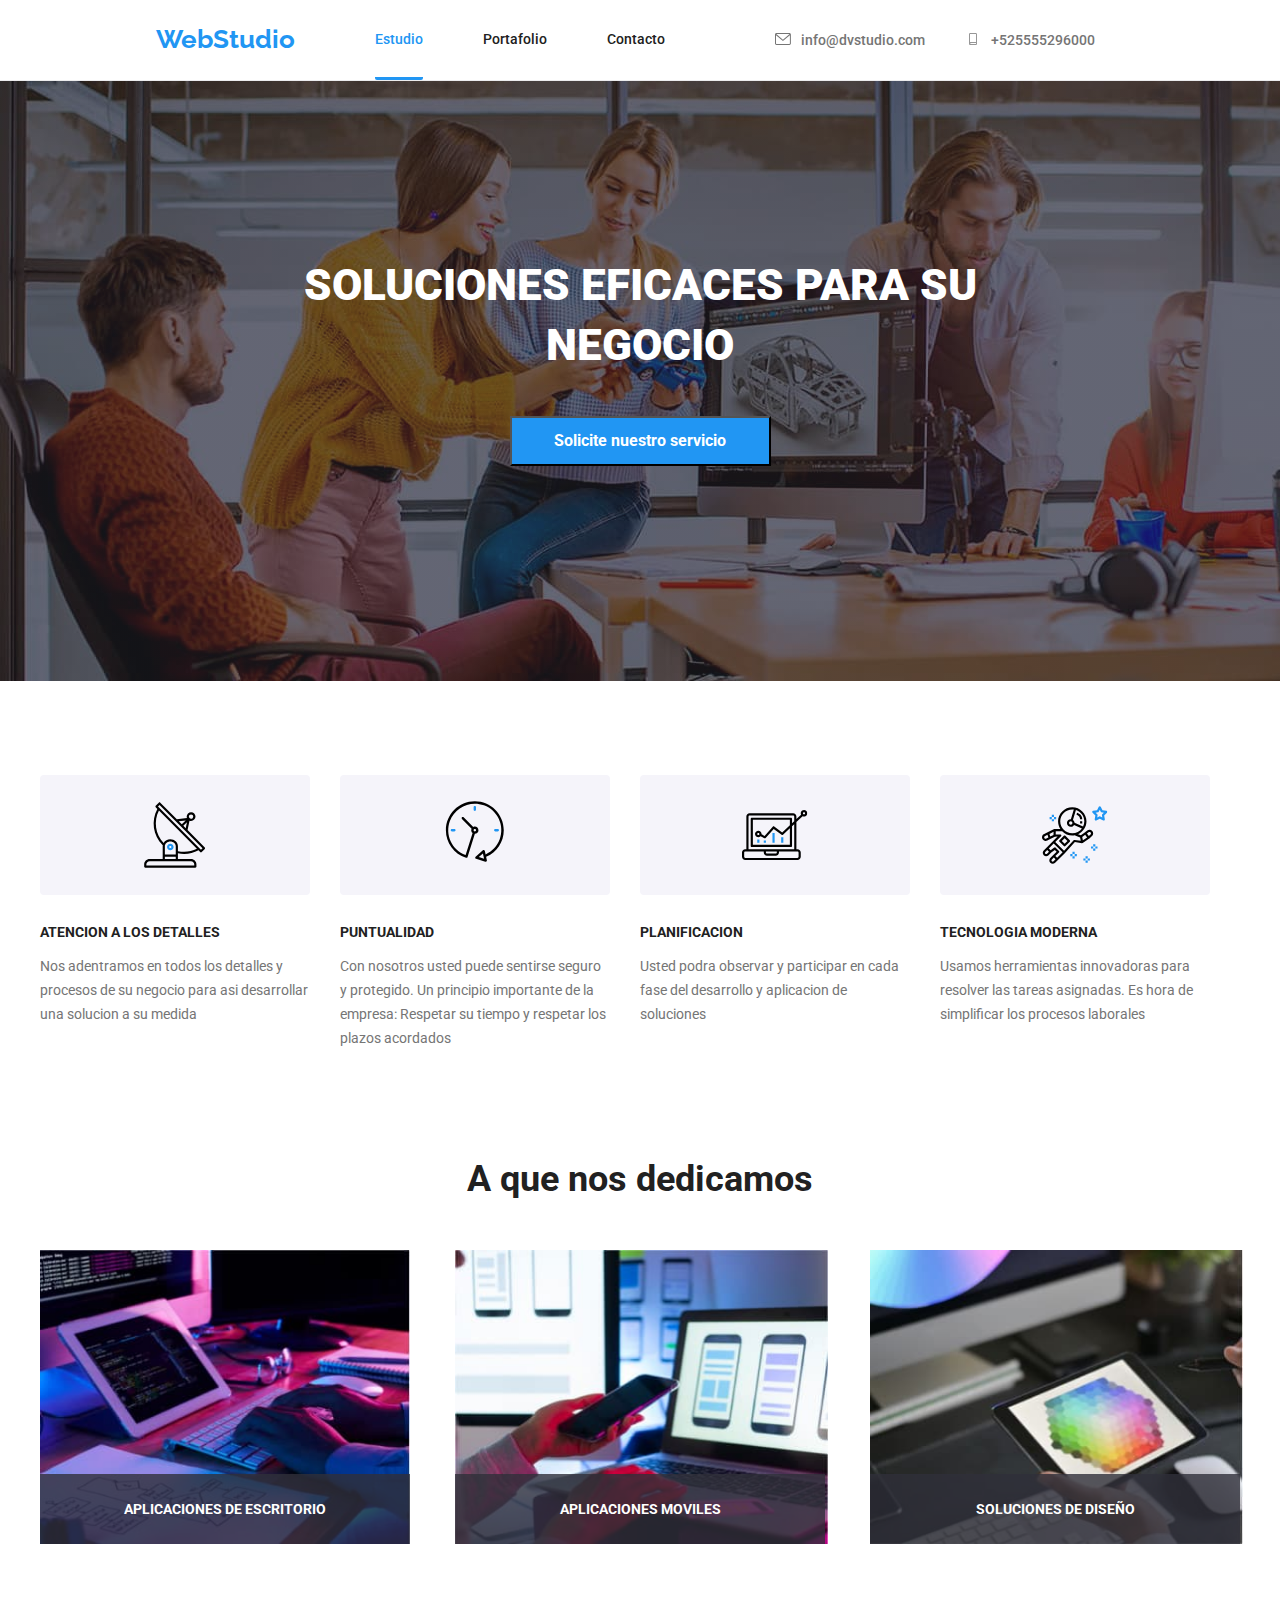
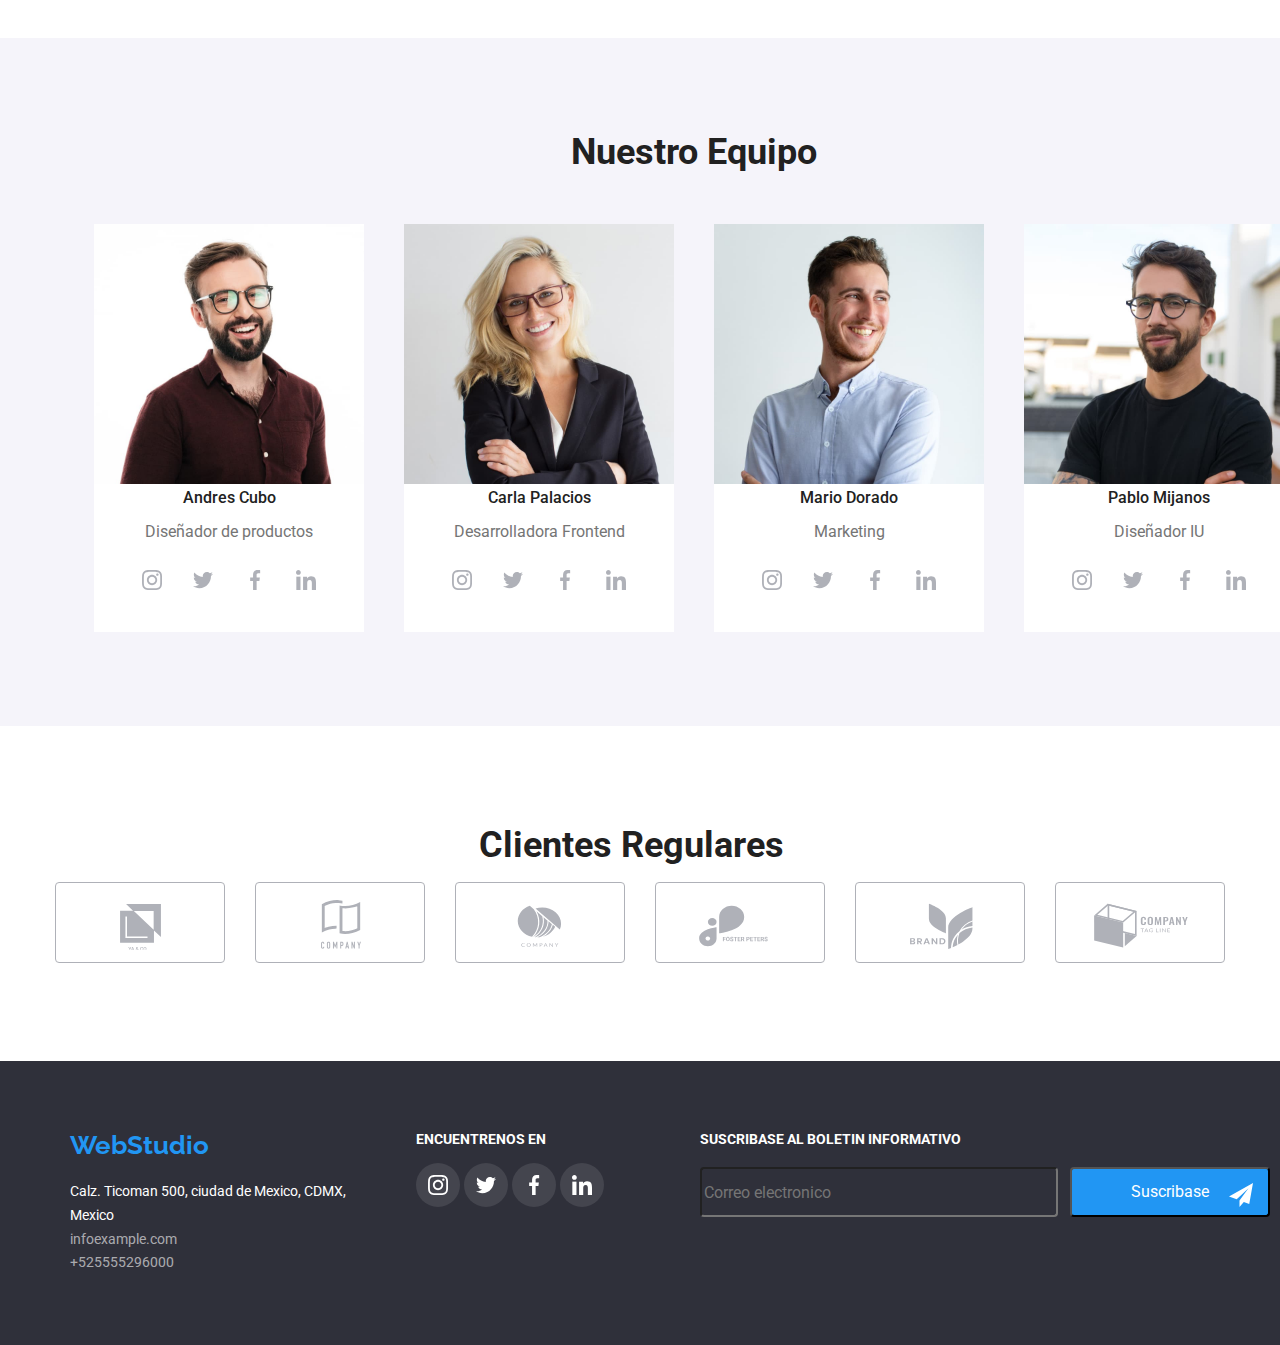
<file: index.html>
<!DOCTYPE html>
<html lang="en">

<head>
  <meta charset="UTF-8" />
  <meta http-equiv="X-UA-Compatible" content="IE=edge" />
  <meta name="viewport" content="width=device-width, initial-scale=1.0" />
  <link rel="preconnect" href="https://fonts.googleapis.com">
  <link rel="preconnect" href="https://fonts.gstatic.com" crossorigin>
  <link
    href="https://fonts.googleapis.com/css2?family=Raleway:ital,wght@0,300;0,400;0,500;0,600;0,700;0,800;0,900;1,300;1,400;1,500;1,600;1,700;1,800;1,900&family=Roboto:ital,wght@0,100;0,300;0,400;0,500;0,700;0,900;1,100;1,300;1,400;1,500;1,700;1,900&display=swap"
    rel="stylesheet">
  <title>Principal</title>
  <!--normalizacion-->
  <link rel="stylesheet"
    href="https://cdnjs.cloudflare.com/ajax/libs/modern-normalize/1.0.0/modern-normalize.min.css" />
  <link rel="stylesheet" href="./css/styles.css" />
</head>

<body>
  <header style="border-bottom: 1px solid #ececee;">
    <div class="container">
      <nav class="header-nav">
        <a class="logo" href="#">WebStudio</a>
        <ul class="navigation-list">
          <li class="navegation link-actual"><a class="nav-item active" href="./index.html">Estudio</a></li>
          <li class="navegation"><a class="item" href="./Portafolio.html">Portafolio</a></li>
          <li class="navegation"><a class="item" href="#">Contacto</a></li>
        </ul>
        <ul class="contact-section">
          <!--Para envio de correo-->

          <li class="email"><a href="email:info@dvstudio.com"><svg class="icon-contant">
                <use href="./images/icons.svg#icon-sobre"></use>
              </svg>info@dvstudio.com</a></li>
          <!--Para llamadas telefonicas-->
          <li class="email"><a href="tel:+52555529600"><svg class="icon-contant">
                <use href="./images/icons.svg#icon-telefono"></use>
              </svg>+525555296000</a></li>
        </ul>
      </nav>
    </div>
  </header>
  <main>
    <section>
      <div class="titulo">
        <h1 class="h1">SOLUCIONES EFICACES PARA SU NEGOCIO</h1>
        <button type="button" class="boton1" data-modal-open>Solicite nuestro servicio</button>

      </div>
    </section>
    <section class=" container ventajas">
      <h2 style="Display: none">El detalle es un elemento principal en el desarrollo</h2>
      <ul class="encabezado">
        <li class="list-ventajas">
          <div class="container-ventajas">
            <svg class="icon-ventajas">
              <use href="./images/icons.svg#icon-antena"></use>
            </svg>
          </div>
          <h3>ATENCION A LOS DETALLES</h3>
          <p>
            Nos adentramos en todos los detalles y procesos de su negocio para
            asi desarrollar una solucion a su medida
          </p>
        </li>

        <li class="list-ventajas">
          <div class="container-ventajas">
            <svg class="icon-ventajas">
              <use href="./images/icons.svg#icon-reloj"></use>
            </svg>
          </div>
          <h3>PUNTUALIDAD</h3>
          <p>
            Con nosotros usted puede sentirse seguro y protegido. Un principio
            importante de la empresa: Respetar su tiempo y respetar los plazos
            acordados
          </p>
        </li>
        <li class="list-ventajas">
          <div class="container-ventajas">
            <svg class="icon-ventajas">
              <use href="./images/icons.svg#icon-diagrama"></use>
            </svg>
          </div>
          <h3>PLANIFICACION</h3>
          <p>
            Usted podra observar y participar en cada fase del desarrollo y
            aplicacion de soluciones
          </p>
        </li>
        <li class="list-ventajas">
          <div class="container-ventajas">
            <svg class="icon-ventajas">
              <use href="./images/icons.svg#icon-astronauta"></use>
            </svg>
          </div>
          <h3>TECNOLOGIA MODERNA</h3>
          <p>
            Usamos herramientas innovadoras para resolver las tareas asignadas.
            Es hora de simplificar los procesos laborales
          </p>
        </li>
      </ul>
    </section>
    <section class="container dedicamos">
      <h2>A que nos dedicamos</h2>
      <ul class="imagen">
        <li>
          <div class="dedicate">
            <img src="images/imagen1.jpg" alt="Trabajando en la computadora" width="370" height="294" />
            <h3>APLICACIONES DE ESCRITORIO</h3>
          </div>
        </li>
        <li>
          <div class="dedicate">
            <img src="images/imagen2.jpg" alt="Conectando el celular al computador" width="373" height="294" />
            <H3>APLICACIONES MOVILES</H3>
          </div>
        </li>
        <li>
          <div class=" dedicate">
            <img src="images/imagen3.jpg" alt="Juego de colores en la tablet" width="373" height="294" />
            <H3>SOLUCIONES DE DISEÑO</H3>
          </div>
        </li>
      </ul>
    </section>
    <section class=" equipo">
      <div class="container">
        <h2>Nuestro Equipo</h2>
        <ul class="asesores">
          <li style="background-color: white;">
            <img src="images/imagen4.jpg" alt="Andres Cubo" width="270" />
            <h3>Andres Cubo</h3>
            <p>Diseñador de productos</p>
            <div class="our-tem">
              <div class="our-icon">
                <a href="#" target="_blank" rel="noopener noreferrer">
                  <svg class="red">
                    <use href="./images/icons.svg#icon-instagram"></use>
                  </svg>
                </a>
              </div>
              <div class="our-icon">
                <a href="#" target="_blank" rel="noopener noreferrer">
                  <svg class="red">
                    <use href="./images/icons.svg#icon-twitter"></use>
                  </svg>
                </a>
              </div>
              <div class="our-icon">
                <a href="#" target="_blank" rel="noopener noreferrer">
                  <svg class="red">
                    <use href="./images/icons.svg#icon-facebook"></use>
                  </svg>
                </a>
              </div>
              <div class="our-icon">
                <a href="#" target="_blank" rel="noopener noreferrer">
                  <svg class="red">
                    <use href="./images/icons.svg#icon-linkedin"></use>
                  </svg>
                </a>
              </div>

            </div>
          </li>
          <li style="background-color: white;">
            <img src="images/imagen5.jpg" alt="Carla Palacios" width="270" />
            <h3>Carla Palacios</h3>
            <p>Desarrolladora Frontend</p>
            <div class="our-tem">
              <div class="our-icon">
                <svg class="red">
                  <a href="#" target="_blank" rel="noopener noreferrer">
                    <use href="./images/icons.svg#icon-instagram"></use>
                </svg>
                </a>
              </div>
              <div class="our-icon">
                <a href="#" target="_blank" rel="noopener noreferrer">
                  <svg class="red">
                    <use href="./images/icons.svg#icon-twitter"></use>
                  </svg>
                </a>
              </div>
              <div class="our-icon">
                <a href="#" target="_blank" rel="noopener noreferrer">
                  <svg class="red">
                    <use href="./images/icons.svg#icon-facebook"></use>
                  </svg>
                </a>
              </div>
              <div class="our-icon">
                <a href="#" target="_blank" rel="noopener noreferrer">
                  <svg class="red">
                    <use href="./images/icons.svg#icon-linkedin"></use>
                  </svg>
                </a>
              </div>
            </div>
          </li>
          <li style="background-color: white;">
            <img src="images/imagen6.jpg" alt="Mario Dorado" width="270" />
            <h3>Mario Dorado</h3>
            <p>Marketing</p>
            <div class="our-tem">
              <div class="our-icon">
                <a href="#" target="_blank" rel="noopener noreferrer">
                  <svg class="red">
                    <use href="./images/icons.svg#icon-instagram"></use>
                  </svg>
                </a>
              </div>
              <div class="our-icon">
                <a href="#" target="_blank" rel="noopener noreferrer">
                  <svg class="red">
                    <use href="./images/icons.svg#icon-twitter"></use>
                  </svg>
                </a>
              </div>
              <div class="our-icon">
                <a href="#" target="_blank" rel="noopener noreferrer">
                  <svg class="red">
                    <use href="./images/icons.svg#icon-facebook"></use>
                  </svg>
                </a>
              </div>
              <div class="our-icon">
                <a href="#" target="_blank" rel="nopener noreferrer">
                  <svg class="red">
                    <use href="./images/icons.svg#icon-linkedin"></use>
                  </svg>
                </a>
              </div>
            </div>
          <li style="background-color: white;">
            <img src="images/imagen7.jpg" alt="Pablo Mijangos" width="270" />
            <h3>Pablo Mijanos</h3>
            <p>Diseñador IU</p>
            <div class="our-tem">
              <div class="our-icon">
                <a href="#" target="_blank" rel="noopener noreferrer">
                  <svg class="red">
                    <use href="./images/icons.svg#icon-instagram"></use>
                  </svg>
                </a>
              </div>
              <div class="our-icon">
                <a href="#" target="_blank" rel="noopener noreferrer">
                  <svg class="red">
                    <use href="./images/icons.svg#icon-twitter"></use>
                  </svg>
                </a>
              </div>

              <div class="our-icon">
                <a href="#" target="_blank" rel="noopener noreferrer">
                  <svg class="red">
                    <use href="./images/icons.svg#icon-facebook"></use>
                  </svg>
                </a>
              </div>
              <div class="our-icon">
                <a href="#" target="_blank" rel="noopener noreferrer">
                  <svg class="red">
                    <use href="./images/icons.svg#icon-linkedin"></use>
                  </svg>
                </a>
              </div>
            </div>
          </li>
        </ul>
      </div>
    </section>
    <div class="container-logos">
      <h3>Clientes Regulares</h3>
      <div class="logo-icon">
        <div class="rectangulo">
          <svg class="icono-company">
            <use href="./images/icons.svg#icon-Logo-1">
            </use>
          </svg>
        </div>
        <div class="rectangulo">
          <svg class="icono-company">
            <use href="./images/icons.svg#icon-logo-2">
            </use>
          </svg>
        </div>
        <div class="rectangulo">
          <svg class="icono-company">
            <use href="./images/icons.svg#icon-Logo-3">
            </use>
          </svg>
        </div>
        <div class="rectangulo">
          <svg class="icono-company fondo1">
            <use href="./images/icons.svg#icon-Logo-4">
            </use>
          </svg>
        </div>
        <div class="rectangulo">
          <svg class="icono-company">
            <use href="./images/icons.svg#icon-Logo-5">
            </use>
          </svg>
        </div>
        <div class="rectangulo">
          <svg class="icono-company">
            <use href="./images/icons.svg#icon-Logo-6">
            </use>
          </svg>
        </div>
      </div>
    </div>

  </main>
  <footer class="final">
    <div class="container container-footer">
      <div>
        <a class="logo" href="#">WebStudio</a>
        <address style="font-style: normal;">
          <br />
          <ul class="contacto contacto-footer">
            <li> <a class="ubicacion" href="https://goo.gl/maps/qQAScCdjSYYtqktD9" target="_blank"
                rel="nopener noreferrer">
                Calz. Ticoman 500, ciudad de Mexico, CDMX, Mexico</a></li>
            <li><a class="correo" href="infoexample.com">infoexample.com</a></li>
            <li><a class="telefono" href="tel:+525555296000">+525555296000</a></li>
          </ul>
        </address>
      </div>

      <div class="media-icons">
        <h3>ENCUENTRENOS EN</h3>
        <div class="icono-redes">
          <svg class="social-midia">
            <use href="./images/icons.svg#icon-instagram"></use>
          </svg>
        </div>
        <div class="icono-redes">
          <svg class="social-midia">
            <use href="./images/icons.svg#icon-twitter"></use>
          </svg>
        </div>
        <div class="icono-redes">
          <svg class="social-midia">
            <use href="./images/icons.svg#icon-facebook"></use>
          </svg>
        </div>
        <div class="icono-redes">
          <svg class="social-midia">
            <use href="./images/icons.svg#icon-linkedin"></use>
          </svg>
        </div>

      </div>
      <div>

        <h3 class="suscribase">SUSCRIBASE AL BOLETIN INFORMATIVO</h3>
        <form class="boletin">

          <input class="user-email" type="email" name="user-email" id="user-email" placeholder="Correo electronico">
          <div>
            <button class="button-footer" type="submmit">Suscribase
              <svg class="send-cono">
                <use href="./images/icons.svg#icon-enviar-cono"></use>
              </svg>
          </div>
        </form>
      </div>
    </div>

  </footer>

  <div class="backdrop is-hidden" data-modal>
    <div class="modal ">
      <button class="boton-cerrar" data-modal-close>X</button>
      <h3 class="titulo-modal">Deje sus datos, nos contactaremos con usted</h3>
      <form>
        <label class="modal-form" for="input-name">Nombre</label>
        <div class="icon-relative">
          <input class="border-formulario" type="text" name="name" id="input-name" />
          <svg class="icon-men">
            <use href="./images/icons.svg#icon-persona-negra-18dp-1-3"></use>
          </svg>
        </div>

        <label class="modal-phone" for="phone-numbrer">Telefono</label>
        <div class="phone-usuario">
          <input class="border-telefono" type="tel" name="telefono" id="phone-numbrer" />
          <svg class="icon-phone">
            <use href="./images/icons.svg#icon-telfono-negro-18dp-1"></use>
          </svg>
        </div>
        <label class="modal-email" for="email-adress">E-mail</label>
        <div class="icon-enviar">
          <input class="border-email" type="email" name="email" id="email-adress" />
          <svg class="icon-correo">
            <use href="./images/icons.svg#icon-correo-electrnico-negro-18dp-1"></use>
          </svg>
        </div>
        <label class="tarea" for="coment">Comentarios</label>
        <textarea class="tex-coment" name="comentarios" id="coment" placeholder="Introduzca el texto"></textarea>
        <div class="info">
          <input class="checkbox" type="checkbox" name="info" id="info">
          <label class="aceptacion" for="info">Estoy de acuerdo con el boletin informativo y acepto terminos y
            condiciones</label>
        </div>

        <label for="enviar"></label>
        <button class="envia" type="submit" id="enviar">Enviar</button>

      </form>



    </div>
  </div>
  <script src="./js/modal.js"></script>
</body>
</body>

</html>
</file>
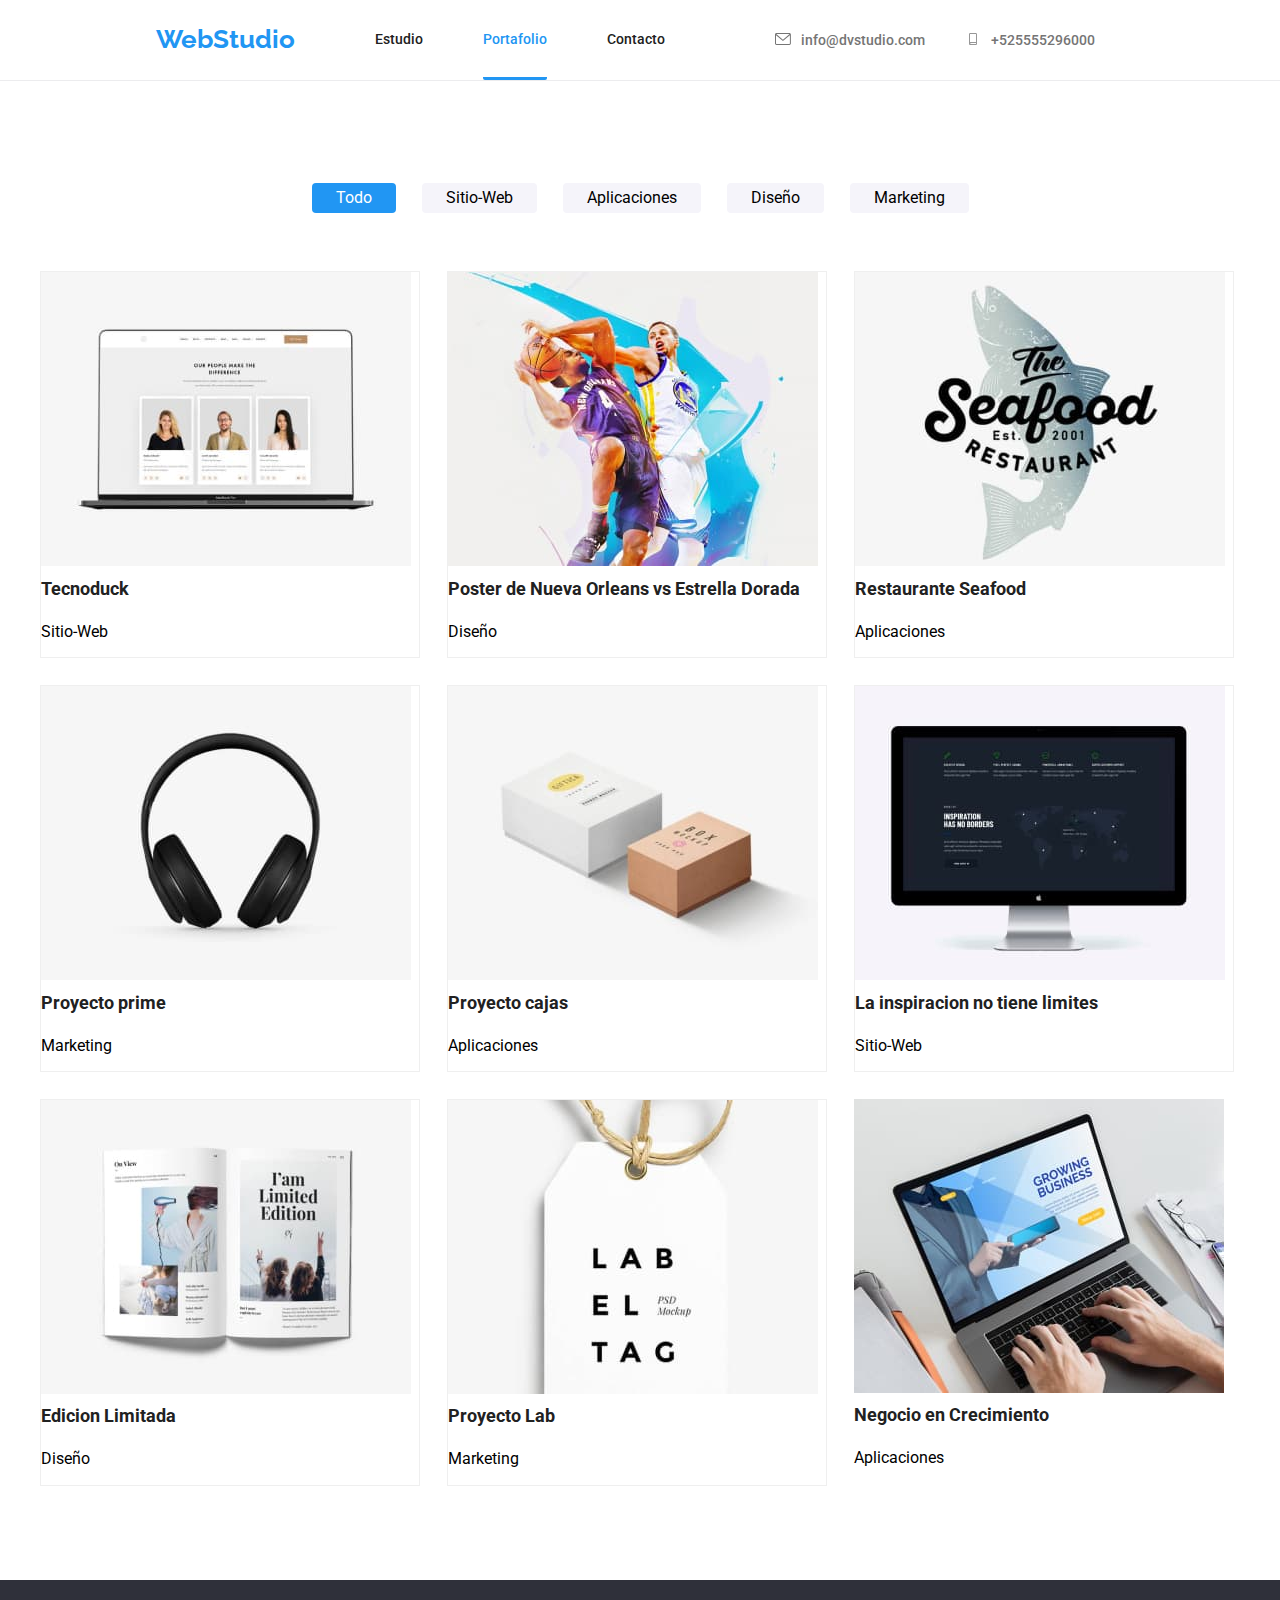
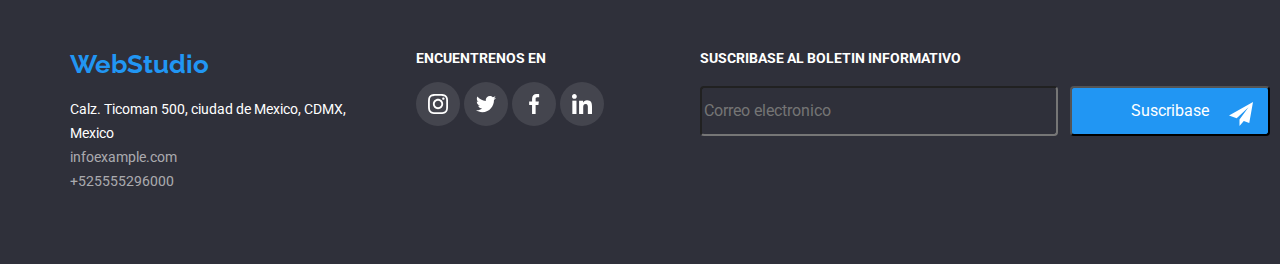
<file: Portafolio.html>
<!DOCTYPE html>
<html lang="en">

<head>
  <meta charset="UTF-8">
  <meta http-equiv="X-UA-Compatible" content="IE=edge">
  <meta name="viewport" content="width=device-width, initial-scale=1.0">
  <link rel="preconnect" href="https://fonts.googleapis.com">
  <link rel="preconnect" href="https://fonts.gstatic.com" crossorigin>
  <link
    href="https://fonts.googleapis.com/css2?family=Raleway:ital,wght@0,300;0,400;0,500;0,600;0,700;0,800;0,900;1,300;1,400;1,500;1,600;1,700;1,800;1,900&family=Roboto:ital,wght@0,100;0,300;0,400;0,500;0,700;0,900;1,100;1,300;1,400;1,500;1,700;1,900&display=swap"
    rel="stylesheet">
  <title>portafolio</title>
  <!----------Normalizacion---------->
  <link rel="stylesheet"
    href="https://cdnjs.cloudflare.com/ajax/libs/modern-normalize/1.0.0/modern-normalize.min.css" />
  <link rel="stylesheet" href="./css/styles.css">

</head>

<body>
  <header style="border-bottom: 1px solid #ececee;">
    <div class="container">
      <nav class="header-nav">
        <a class="logo" href="#">WebStudio </a>
        <ul class="navigation-list">
          <li class="navegation"><a class="item" href="./index.html">Estudio</a></li>
          <li class="navegation link-actual"><a class="nav-item active" href="./Portafolio.html">Portafolio</a></li>
          <li class="navegation"><a class="item" href="#">Contacto</a></li>
        </ul>
        <ul class="contact-section">
          <!--Para envio de correo-->
          <li class="email"><a href="info@dvstudio.com"><svg class="icon-contant">
                <use href="./images/icons.svg#icon-sobre"></use>
              </svg>info@dvstudio.com</a></li>
          <!--Para llamadas telefonicas-->
          <li class="email"><a href="+525555296000"><svg class="icon-contant">
                <use href="./images/icons.svg#icon-telefono"></use>
              </svg>+525555296000</a></li>
        </ul>
      </nav>
    </div>
  </header>
  <main class="container">
    <section class="portafolio">

      <ul class="menu">
        <li class="button-list"><button type="button" class="botton-menu"
            style="color:#FFFFFF; background: #2196f3;">Todo</button></li>
        <li class="button-list"><button type="button" class="botton-menu">Sitio-Web</button></li>
        <li class="button-list"><button type="button" class="botton-menu">Aplicaciones</button></li>
        <li class="button-list"><button type="button" class="botton-menu">Diseño</button></li>
        <li class="button-list"><button type="button" class="botton-menu">Marketing</button></li>
      </ul>
      <ul class="proyect">

        <li class="cards" style="flex-basis: calc((100% - 60px) / 3); border: 1px solid #eeee;">

          <div class="card-image-2">
            <img src="images/imagen(8).jpg" alt="Tecnoduck" width="370">

            <div class="animation-2">
              <p>Tecnoduck es una plataforma de distribución de coronavirus de última generación. Las
                compañías usan esta
                plataforma para el espionaje digital y los ataques a los servidores seguros de la competencia
              </p>
            </div>
          </div>

          <h3>Tecnoduck </h3>
          <p>Sitio-Web </p>

        </li>
        <li class="cards" style="flex-basis: calc((100% - 60px) / 3);border: 1px solid #eeee;">
          <div class="card-image-2">
            <img src="images/imagen(9).jpg" alt="Poster nueva Orleans" width="370">
            <div class="animation-2">
              <p>Lorem ipsum dolor sit amet consectetur adipisicing elit. Veritatis nemo eum ut ratione officia aliquam
                quia
                officiis ex rem, animi iure non adipisci, itaque quas! Est esse aliquam similique fugiat!</p>
            </div>
          </div>
          <h3>Poster de Nueva Orleans vs Estrella Dorada</h3>
          <p>Diseño</p>
        </li>
        <li class="cards" style="flex-basis: calc((100% - 60px) / 3);border: 1px solid #eeee;">
          <div class="card-image-2">
            <img src="images/imagen(10).jpg" alt="Restaurante Seafood" width="370">
            <div class="animation-2">
              <p>Lorem, ipsum dolor sit amet consectetur adipisicing elit. Incidunt sunt ut, vero exercitationem
                inventore
                accusamus aut, corporis expedita voluptatum delectus perspiciatis dignissimos? Libero unde nam, quis
                totam
                necessitatibus sapiente perferendis!</p>
            </div>
          </div>
          <h3>Restaurante Seafood</h3>
          <p>Aplicaciones</p>
        </li>
        <li class="cards" style="flex-basis: calc((100% - 60px) / 3);border: 1px solid #eeee;">
          <div class="card-image-2">
            <img src="images/imagen(11).jpg" alt="Proyecto prime" width="370">
            <div class="animation-2">
              <p>Lorem ipsum dolor sit amet consectetur adipisicing elit. Sunt adipisci sed facere facilis maiores quia
                laboriosam vero eveniet officiis libero, corporis itaque molestias quasi sint sapiente, vitae voluptates
                eius mollitia!</p>
            </div>
          </div>
          <h3>Proyecto prime</h3>
          <p>Marketing</p>
        </li>
        <li class="cards" style="flex-basis: calc((100% - 60px) / 3);border: 1px solid #eeee;">
          <div class="card-image-2">
            <img src="images/imagen(12).jpg" alt="Proyecto cajas" width="370">
            <div class="animation-2">
              <p>Lorem ipsum dolor sit amet, consectetur adipisicing elit. Voluptatibus deleniti dolore suscipit, quia
                est
                rem voluptate vel iusto porro quasi officia numquam. Ipsum esse aut, repellendus qui quam dolore nobis!
              </p>
            </div>
          </div>
          <h3>Proyecto cajas</h3>
          <p>Aplicaciones</p>
        </li>
        <li class="cards" style="flex-basis: calc((100% - 60px) / 3);border: 1px solid #eeee;">
          <div class="card-image-2">
            <img src="images/imagen(13).jpg" alt="La inspiracion no tiene limites" width="370">
            <div class="animation-2">
              <p>Lorem ipsum dolor, sit amet consectetur adipisicing elit. Voluptates deserunt quas libero minus
                voluptatem
                autem, aliquid odio exercitationem pariatur magnam nobis consectetur eos? Similique omnis atque
                cupiditate
                culpa, quas nulla.</p>
            </div>
          </div>

          <H3>La inspiracion no tiene limites</H3>
          <p>Sitio-Web</p>
        </li>
        <li class="cards" style="flex-basis: calc((100% - 60px) / 3);border: 1px solid #eeee;">
          <div class="card-image-2">
            <img src="images/imagen(14).jpg" alt="Edicion limitada" width="370">
            <div class="animation-2">
              <p>Lorem ipsum dolor sit amet consectetur adipisicing elit. Dolores doloribus, asperiores, commodi ea,
                illum
                ullam obcaecati laborum accusantium maiores sequi fugit? Eveniet similique deserunt pariatur nam iusto
                aliquam quaerat vero!</p>
            </div>
          </div>
          <h3>Edicion Limitada</h3>
          <p>Diseño</p>
        </li>
        <li class="cards" style="flex-basis: calc((100% - 60px) / 3);border: 1px solid #eeee;">
          <div class="card-image-2">
            <img src="images/imagen(15).jpg" alt="Proyecto lab" width="370">
            <div class="animation-2">
              <p>Lorem ipsum dolor sit amet consectetur adipisicing elit. Iste laboriosam commodi nisi voluptas quod
                deleniti aliquam. Unde velit eius nobis eum iste voluptates? Error dolor assumenda veniam iusto nostrum
                omnis.</p>
            </div>
          </div>
          <h3>Proyecto Lab</h3>
          <p>Marketing</p>
        </li>
        <li class="cards" style="flex-basis: calc((100% - 60px) / 3)" ;border: 1px solid #eeee;>
          <div class="card-image-2">
            <img src="images/imagen(16).jpg" alt="Negocio en crecimiento" width="370">
            <div class="animation-2">
              <p>Lorem ipsum dolor sit amet consectetur adipisicing elit. Pariatur voluptate illo quo perspiciatis
                autem, ab
                facilis expedita non repellat, accusamus necessitatibus ut voluptatem! Laudantium inventore dolorem
                maiores
                distinctio sapiente nemo.</p>
            </div>
          </div>
          <h3>Negocio en Crecimiento</h3>
          <P>Aplicaciones</P>
        </li>
      </ul>

    </section>
  </main>
  <footer class="final">
    <div class="container container-footer">
      <div>
        <a class="logo" href="#">WebStudio</a>
        <address style="font-style: normal;">
          <br />
          <ul class="contacto contacto-footer">
            <li> <a class="ubicacion" href="https://goo.gl/maps/qQAScCdjSYYtqktD9" target="_blank"
                rel="nopener noreferrer">
                Calz. Ticoman 500, ciudad de Mexico, CDMX, Mexico</a></li>
            <li><a class="correo" href="infoexample.com">infoexample.com</a></li>
            <li><a class="telefono" href="tel:+525555296000">+525555296000</a></li>
          </ul>
        </address>
      </div>

      <div class="media-icons">
        <h3>ENCUENTRENOS EN</h3>
        <div class="icono-redes">
          <svg class="social-midia">
            <use href="./images/icons.svg#icon-instagram"></use>
          </svg>
        </div>
        <div class="icono-redes">
          <svg class="social-midia">
            <use href="./images/icons.svg#icon-twitter"></use>
          </svg>
        </div>
        <div class="icono-redes">
          <svg class="social-midia">
            <use href="./images/icons.svg#icon-facebook"></use>
          </svg>
        </div>
        <div class="icono-redes">
          <svg class="social-midia">
            <use href="./images/icons.svg#icon-linkedin"></use>
          </svg>
        </div>

      </div>
      <div>

        <h3 class="suscribase">SUSCRIBASE AL BOLETIN INFORMATIVO</h3>
        <form class="boletin">

          <input class="user-email" type="email" name="user-email" id="user-email" placeholder="Correo electronico">
          <div>
            <button class="button-footer" type="submmit">Suscribase
              <svg class="send-cono">
                <use href="./images/icons.svg#icon-enviar-cono"></use>
              </svg>
          </div>
        </form>
      </div>
    </div>

  </footer>

  <div class="backdrop is-hidden" data-modal>
    <div class="modal ">
      <button class="boton-cerrar" data-modal-close>X</button>
      <h3 class="titulo-modal">Deje sus datos, nos contactaremos con usted</h3>
      <form>
        <label class="modal-form" for="input-name">Nombre</label>
        <div class="icon-relative">
          <input class="border-formulario" type="text" name="name" id="input-name" />
          <svg class="icon-men">
            <use href="./images/icons.svg#icon-persona-negra-18dp-1-3"></use>
          </svg>
        </div>

        <label class="modal-phone" for="phone-numbrer">Telefono</label>
        <div class="phone-usuario">
          <input class="border-telefono" type="tel" name="telefono" id="phone-numbrer" />
          <svg class="icon-phone">
            <use href="./images/icons.svg#icon-telfono-negro-18dp-1"></use>
          </svg>
        </div>
        <label class="modal-email" for="email-adress">E-mail</label>
        <div class="icon-enviar">
          <input class="border-email" type="email" name="email" id="email-adress" />
          <svg class="icon-correo">
            <use href="./images/icons.svg#icon-correo-electrnico-negro-18dp-1"></use>
          </svg>
        </div>
        <label class="tarea" for="coment">Comentarios</label>
        <textarea class="tex-coment" name="comentarios" id="coment" placeholder="Introduzca el texto"></textarea>
        <div class="info">
          <input class="checkbox" type="checkbox" name="info" id="info">
          <label class="aceptacion" for="info">Estoy de acuerdo con el boletin informativo y acepto terminos y
            condiciones</label>
        </div>

        <label for="enviar"></label>
        <button class="envia" type="submit" id="enviar">Enviar</button>

      </form>



    </div>
  </div>
  <script src="./js/modal.js"></script>
</body>
</body>

</html>
</file>
<file: css/styles.css>
:root {
   --color1: #2196F3;
   --color2: #212121;
   --color3: #757575;
   --color4: #2F303A;
   --color5: #FFFFFF;
   --color6: rgba(255, 255, 255, 0.6);
   --time: 250ms;
   --transition-timing-function: cubic-bezier(0.4, 0, 0.2, 1);
}

/*-------------------------------------------------Fuente Body--------------------------------------*/

body {
   font-family:
      'Roboto', sans-serif;
}

/*--------------------------------------------------logo----------------------------------------------*/
.logo {
   font-family: 'Raleway', sans-serif;
   font-size: 26px;
   font-weight: 700;
   color: var(--color1);
   text-decoration: none;
}

ul,
h1,
h2,
h3,
h4,
h5,
h6 {
   list-style: none;
   margin: 0;
   padding: 0;
}

.container {
   width: 1200px;
   margin: 0 auto;
}

a {
   color: currentColor;
   text-decoration: none;
}

* {
   box-sizing: border-box;
}

/*----------------------------------------------Enlacees de navegacion---------------------------------------*/
.navegation {
   font-weight: 500;
   font-size: 14px;
   line-height: 1.14;
   color: var(--color2);
   height: 80px;
   padding-top: 32px;
   transition: color 250ms var(--transition-timing-function);
}

.link-actual {
   border-bottom: solid var(--color1);
   border-radius: 2px;
}

.navegation:hover {
   color: var(--color1);

}

.active {
   color: #2196F3;
}

/*-----------------------------------------------contact-----------------------------------------------------*/
.contact-section>.email>* {
   color: var(--color3);
   font-weight: 500;
   font-size: 14px;

   line-height: 1.14;
   text-decoration: none;
   transition: color var(--time) var(--transition-timing-function)
}

.icon-contant {
   transition: color var(--time) var(--transition-timing-function);
}





.contact-section {
   list-style: none;
}

/*-------------------------------------------------titulo----------------------------------------------------*/
.titulo {
   background-color: var(--color4);

   background-image: linear-gradient(to bottom, #2F303A66, #2F303A66), url(../images/Imagen-fondo.jpg);
   background-repeat: no-repeat;
   background-size: cover;
}

.h1 {
   color: var(--color5);
   font-size: 44px;
   font-weight: 900;
   text-align: center;
   line-height: 1.36;
}

.boton1 {
   font-weight: 700;
   font-size: 16px;
   color: var(--color5);
   background-color: var(--color1);
   line-height: 1.87;
   font-family: 'Roboto', sans-serif;
   cursor: pointer
}

.ventajas {
   padding: 94px 0;
}

.ventajas h3 {
   color: var(--color2);
   font-size: 14px;
   font-weight: 700;
   line-height: 1.14;
}

.ventajas p {
   font-weight: 400;
   font-size: 14px;
   color: var(--color3);
   line-height: 1.71;
}

.ventajas h3 {
   list-style: none;
}


/*-----------------------------------------A que nos dedicamos--------------------------------------------*/
.dedicamos h2 {
   color: var(--color2);
   font-size: 36px;
   font-weight: 700;
   line-height: 1.16;
   margin-bottom: 50px;
}

.dedicamos {
   padding: 0 0 94px 0;
}

.imagen {
   list-style: none;
}

.dedicate {
   position: relative;
   width: 370px;
   height: 294px;
}

.dedicate>h3 {
   position: absolute;
   display: flex;
   justify-content: center;
   padding: 27px 0;
   bottom: 0;
   font-size: 14px;
   color: var(--color5);
   background-color: rgba(47, 48, 58, 0.8);
   width: 370px;
   height: 70px;
   ;
}


/*--------------------------- -------------------Nuetro equipo-------------------------------------------------*/
.equipo {
   background: #F5F4FA;
   padding: 94px;
}

.equipo h2 {
   color: var(--color2);
   font-size: 36px;
   font-weight: 700;
   line-height: 1.16;
   margin-bottom: 50px;
}

.asesores h3 {
   color: var(--color2);
   font-size: 16px;
   line-height: 1.18;
   font-weight: 500;
   background-color: #FFFFFF;
}

.asesores p {
   color: var(--color3);
   font-size: 16px;
   line-height: 1.18;
   font-weight: 400;
}


/*----------------------------------------------------pie de pagina---------------------------------------*/
.final {
   background-color: var(--color4);
}

.contacto .ubicacion {
   color: var(--color5);
   font-size: 14px;
   font-weight: 400;
   text-decoration: none;
   line-height: 1.71;
}

.contacto .correo {
   color: var(--color6);
   font-size: 14px;
   font-weight: 400;
   text-decoration: none;
   line-height: 1.71;
}

.contacto .telefono {
   color: var(--color6);
   font-size: 14px;
   font-weight: 400;
   text-decoration: none;
   line-height: 1.71;
}


/*--------------------------------------------portafolio botones--------------------------------------------*/
.portafolio {
   padding: 94px 0;
}

.menu {
   font-size: 16px;
   font-weight: 500;
   line-height: 1.62;
   color: var(--color5);
   padding-bottom: 50px;
}

.proyect h3 {
   color: var(--color2);
   font-size: 18px;
   font-weight: 700;
   line-height: 2;
}

.menu p {
   font-size: 16;
   font-weight: 400;
   line-height: 1.87;
   color: var(--color3);

}

.menu :hover {
   color: var(--color3)
}

.cards:hover {
   box-shadow: 0px 1px 1px rgba(0, 0, 0, 0.12), 0px 4px 4px rgba(0, 0, 0, 0.06), 1px 4px 6px rgba(0, 0, 0, 0.16);
}


/*----------------------------------------------------flex box index html------------------------------------*/
.header-nav {
   display: flex;
   justify-content: center;
   align-items: center;
   height: 80px;
}

.navigation-list {
   display: flex;
   margin: 50px;
}

.navegation {
   margin: 30px;
}

.contact-section {
   display: flex;
   justify-content: space-between;
   margin: 10px;
}

.email {
   margin: 20px;
}

.h1 {
   width: 696px;
   height: 120;
}

.titulo {
   height: 600px;
   display: flex;
   justify-content: center;
   align-items: center;
   flex-direction: column;
}

.boton1 {
   width: 261px;
   height: 50px;
   margin: 40px;
}

.encabezado {
   display: flex;
   justify-content: space-between;
}

.encabezado .p {
   display: flex;
   justify-content: center;
   align-items: center;
   justify-content: space-between;
}

.list-ventajas {
   margin-right: 30px;
}

.dedicamos {
   text-align: center;
}

.imagen {
   display: flex;
   /*align-items: center;*/
   justify-content: space-between;
}


.asesores {
   display: flex;
   align-items: center;
   justify-content: space-between;
}

.equipo {
   text-align: center;
}

/*-----------------------------------------------------flex box portafolio-----------------------------------*/

.header-nav {
   display: flex;
   justify-content: center;
   align-items: center;
   height: 80px;
}

.menu {
   display: flex;
   justify-content: center;
   gap: 10px;
}

.button-list {
   padding: 8px;
}

.proyect {
   display: flex;
   flex-wrap: wrap;
   gap: 27px;
}

.contacto-footer {
   padding: 0px;
}

.final {
   padding: 70px;
}

.botton-menu {
   border-radius: 4px;
   padding: 6px 24px;
   border: none;
   background-color: #F5F4FA;
   transition: background-color 250ms var(--transition-timing-function), color 250ms var(--transition-timing-function);
}


.botton-menu:hover {
   color: #FFFFFF;
   background-color: #2196F3;
   border-radius: 4px;
   box-shadow: 0px 3px 1px rgba(0, 0, 0, 0.1), 0px 1px 2px rgba(0, 0, 0, 0.08),
      0px 2px 2px rgba(0, 0, 0, 0.12);
}



/*----------------------------------------Efectos y elementos icont contacnt---------------------------------*/

.icon-contant {
   width: 16px;
   height: 12px;
   fill: var(--color3);
   margin-right: 10px;

}



.email :hover {
   color: #2196F3;
}

.email :hover .icon-contant {
   fill: #2196F3;
}

.container-ventajas {
   width: 270px;
   height: 120px;
   background-color: #F5F4FA;
   padding: 25px 102.34px;
   margin-bottom: 30px;
   border-radius: 4px;

}

.icon-ventajas {
   width: 65.32px;
   height: 70px;
}



/*------------------------------------------------------Nuestro equipo----------------------------------*/
.our-tem {
   display: flex;
   justify-content: space-around;
   padding: 0px 32px 30px 32px
}

.red {
   width: 20px;
   height: 20px;
   fill: #AFB1B8;

}

.our-icon {
   height: 44px;
   width: 44px;
   background-color: #FFFFFF;
   border-radius: 50%;
   padding: 12px;
   transition: background-color 250ms var(--transition-timing-function);
}

.nombre h3 {
   margin: 30px 0px 10px 0px
}

.our-icon:hover {
   background-color: #2196F3;
}

.our-icon:hover .red {
   fill: #FFFFFF;
}


/*-----------------------------------------------------------footer------------------------------------------*/
.container-footer {
   display: flex;
   gap: 70px;

}

.social-midia {
   width: 20px;
   height: 20px;
   fill: #FFFFFF;
}

.media-icons h3 {
   color: #FFFFFF;
   margin-bottom: 16px;
   font-size: 14px;
   font-weight: 700px;
}

.media-icons {
   width: 250px;
}

.icono-redes {
   display: inline-block;
   width: 44px;
   height: 44px;
   background-color: rgba(255, 255, 255, 0.1);
   border-radius: 50%;
   padding: 12px;
   transition: background-color 250ms var(--transition-timing-function);
}

.icono-redes:hover {
   background-color: #2196F3;
}


/*----------------------------------------------------logo icons---------------------------------------------*/

.container-logos h3 {
   width: 323px;
   height: 36.98px;
   font-size: 36px;
   display: flex;
   color: #212121
}

.container-logos {
   display: flex;

   height: 335px;
   justify-content: center;
   align-items: center;
   flex-direction: column;
}

.logo-icon {
   display: flex;
   gap: 30px;
}

.icono-company {
   width: 106px;
   height: 52.83px;
   fill: #AFB1B8;
   transition: fill 250ms var(--transition-timing-function);
}

.container-logos {
   gap: 20px;
}

.rectangulo {
   border: 1px #AFB1B8 solid;
   border-radius: 4px;
   width: 170px;
   height: 81px;
   padding: 14px 32px;
   transition: border-color 250ms var(--transition-timing-function);

}




.rectangulo:hover {
   border-color: #2196F3;
}

.rectangulo:hover .icono-company {
   fill: #2196F3
}


/*----------------------------------------Animaciones portafolio-------------------------------------------*/


.animation-2 {
   position: absolute;
   top: 0px;
   height: 294px;
   width: 370px;
   background: rgba(33, 150, 243, 0.9);
   padding: 63px 24px;
   letter-spacing: 0.03cm;
   color: #FFFFFF;
   transform: translatey(105%);
   transition: transform 250ms ease;
   transition-timing-function: cubic-bezier(0.4, 0, 0.2, 1);

}

.card-image-2:hover .animation-2 {
   transform: translatey(0%)
}


.card-image-2 {
   position: relative;
   overflow: hidden;

}


.backdrop {
   position: fixed;
   top: 0;
   width: 100%;
   height: 100vh;
   background-color: rgba(0, 0, 0, 0.2);
}



.modal {
   position: fixed;

   justify-content: right;
   align-items: right;
   width: 528px;
   height: 581px;
   background-color: #FFFFFF;
   top: 50%;
   left: 50%;
   transform: translate(-50%, -50%);
   padding: 40px;

}

.titulo-modal {

   width: 448px;
   height: 23px;
   top: 261px;
   left: 576px;
   font-size: 20px;
   align-items: center;

}

.modal-form {

   display: block;
   font-size: 12px;
   color:
      #757575;
}

.border-formulario {
   border-radius: 4px;
   margin: 4px;
   width: 448px;
   height: 40px;
   margin-bottom: 10px;
   padding-left: 42px;

}






.modal-phone {
   margin: 4px;
   display: block;
   font-size: 12px;
   color: #757575;

}



.border-telefono {
   width: 448px;
   height: 40px;

   border-radius: 4px;
   margin-bottom: 10px;
   padding-left: 42px;
}

.modal-email {
   width: 41px;
   height: 14px;
   font-size: 12px;
   color: #757575;
   display: block;
   margin: 4px;
}

.border-email {
   width: 448px;
   height: 40px;
   border-radius: 4px;
   margin-bottom: 10px;
   padding-left: 42px;
}



.tarea {
   width: 70px;
   height: 14px;
   font-size: 12px;
   color: #757575;
   display: block;
   margin: 4px;
}

.tex-coment {
   width: 448px;
   height: 120px;
   border-radius: 4px;

}


.checkbox {
   width: 16px;
   height: 15px;
   top: 663px;
   left: 588px;


}

.aceptacion {
   width: 400px;
   height: 24px;
   top: 658px;
   left: 612px;
   color:
      #757575;


}

.envia {
   width: 200px;
   height: 50px;
   border-radius: 4px;
   background-color: #188CE8;
   color: #FFFFFF;
   font-size: 16px;
   transform: translatex(110px);

}

.info {
   margin: 10px;
}




.boton-cerrar {
   display: flex;
   position: absolute;
   width: 30px;
   height: 30px;
   padding: 10px;
   border: 1px solid rgba(0, 0, 0, 0.1);
   border-radius: 50%;
   align-items: center;
   justify-content: center;
   margin: 8px;
   background-color: #FFFFFF;
   top: 8px;
   right: 8px;
}

.is-hidden {
   display: none;
}


.inscripciones {
   display: flex;
   margin-bottom: 20px;
   color: #F5F4FA;
}

.icon-men {
   position: absolute;
   width: 12px;
   height: 12px;
   top: 14px;
   left: 15px;
}

.icon-relative {
   position: relative;

}

.suscribase {

   color:
      #FFFFFF;
   font-size: 14px;
   font-weight: 700;
   margin-bottom: 20px;

}

.user-email {
   width: 358px;
   height: 50px;
   border-radius: 4px;
   background-color: #2F303A;
   color: #FFFFFF99;

}

.button-footer {
   width: 200px;
   height: 50px;
   border-radius: 4px;
   background-color: #2196F3;
   color: #FFFFFF;
   font-size: 16px;



}

.boletin {
   display: flex;
   gap: 12px;
}


.send-cono {
   position: absolute;
   width: 24px;
   height: 24px;
   fill: #FFFFFF;
   margin-left: 20px;

}








.icon-phone {
   position: absolute;
   width: 12px;
   height: 12px;
   top: 14px;
   left: 15px;
}

.phone-usuario {
   position: relative;
}

.icon-correo {
   position: absolute;
   width: 12px;
   height: 12px;
   top: 14px;
   left: 15px;
}

.icon-enviar {
   position: relative;
}

.icon-relative:hover {
   fill: #2196F3;
}

.border-formulario:hover {
   border: solid #2196F3;
}

.phone-usuario:hover {
   fill: #2196F3;
}

.border-telefono:hover {
   border: solid #2196F3;

}

.icon-enviar:hover {
   fill: #2196F3;
}

.border-email:hover {
   border: solid #2196F3;
}
</file>
